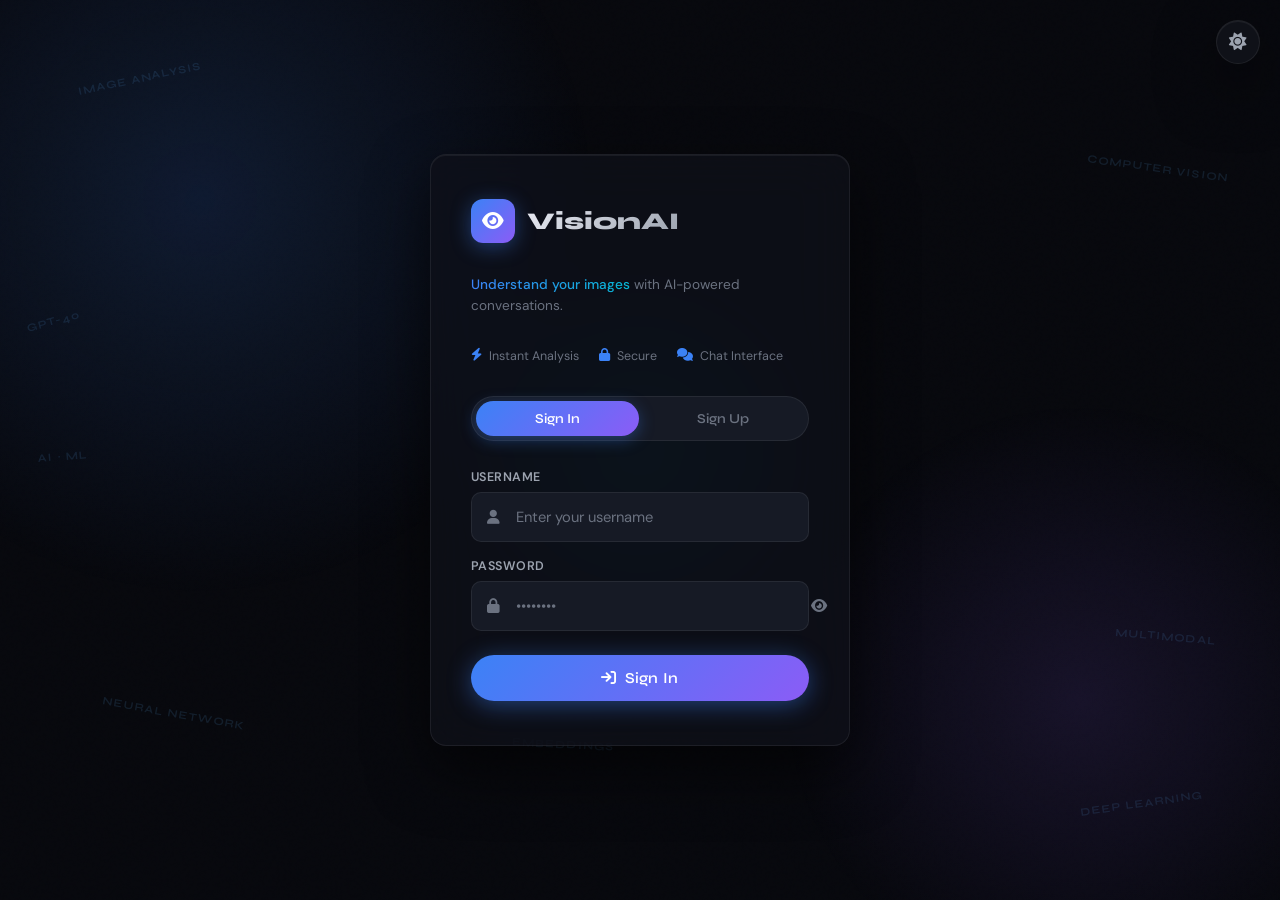
<file: index.html>
<!DOCTYPE html>
<html lang="en">
<head>
  <meta charset="UTF-8" />
  <meta name="viewport" content="width=device-width, initial-scale=1.0" />
  <title>VisionAI — Sign In</title>
  <link rel="stylesheet" href="styles.css" />
  <link rel="stylesheet" href="https://cdnjs.cloudflare.com/ajax/libs/font-awesome/6.5.0/css/all.min.css" />
  <style>
    /* extra login-specific styles */
    .features-strip { display: flex; gap: 20px; margin-bottom: 32px; flex-wrap: wrap; }
    .feature-item { display: flex; align-items: center; gap: 7px; font-size: .78rem; color: var(--text-muted); }
    .feature-item i { color: var(--accent); font-size: .8rem; }
    .password-toggle { position: absolute; right: 14px; top: 50%; transform: translateY(-50%); color: var(--text-muted); cursor: pointer; font-size: .85rem; transition: color .2s; }
    .password-toggle:hover { color: var(--text); }
    .field.has-toggle { padding-right: 44px; }
    .form-panel { display: none; }
    .form-panel.active { display: block; }
    .strength-bar { margin-top: 6px; height: 3px; background: var(--surface2); border-radius: 99px; overflow: hidden; }
    .strength-fill { height: 100%; width: 0%; border-radius: 99px; transition: width .4s, background .4s; }
    .strength-label { font-size: .7rem; color: var(--text-muted); margin-top: 4px; }
    .float-tag:nth-child(1)  { top:8%;  left:6%;  transform: rotate(-12deg); }
    .float-tag:nth-child(2)  { top:18%; right:4%; transform: rotate(8deg); }
    .float-tag:nth-child(3)  { top:50%; left:3%;  transform: rotate(-5deg); }
    .float-tag:nth-child(4)  { bottom:20%; left:8%; transform: rotate(10deg); }
    .float-tag:nth-child(5)  { bottom:10%; right:6%; transform: rotate(-8deg); }
    .float-tag:nth-child(6)  { top:70%; right:5%; transform: rotate(5deg); }
    .float-tag:nth-child(7)  { top:35%; left:2%; transform: rotate(-15deg); }
    .float-tag:nth-child(8)  { top:82%; left:40%; transform: rotate(3deg); }
  </style>
</head>
<body>
<div class="mesh-bg"><div class="mesh-orb3"></div></div>
<div class="grain"></div>
<div class="login-floating-tags">
  <span class="float-tag">IMAGE ANALYSIS</span>
  <span class="float-tag">COMPUTER VISION</span>
  <span class="float-tag">AI · ML</span>
  <span class="float-tag">NEURAL NETWORK</span>
  <span class="float-tag">DEEP LEARNING</span>
  <span class="float-tag">MULTIMODAL</span>
  <span class="float-tag">GPT-4o</span>
  <span class="float-tag">EMBEDDINGS</span>
</div>
<button class="theme-toggle" aria-label="Toggle theme"><i class="fa-solid fa-sun"></i></button>
<main class="login-page">
  <div class="glass login-card page-enter">
    <div class="logo-lockup fade-in" data-delay="1">
      <div class="logo-mark"><i class="fa-solid fa-eye"></i></div>
      <h1>VisionAI</h1>
    </div>
    <p class="tagline fade-in" data-delay="2">
      <span>Understand your images</span> with AI-powered conversations.
    </p>
    <div class="features-strip fade-in" data-delay="2">
      <div class="feature-item"><i class="fa-solid fa-bolt"></i>Instant Analysis</div>
      <div class="feature-item"><i class="fa-solid fa-lock"></i>Secure</div>
      <div class="feature-item"><i class="fa-solid fa-comments"></i>Chat Interface</div>
    </div>
    <div class="tabs fade-in" data-delay="3">
      <button class="tab-btn active" id="tab-login" onclick="switchTab('login')">Sign In</button>
      <button class="tab-btn" id="tab-signup" onclick="switchTab('signup')">Sign Up</button>
    </div>
    <div class="form-panel active fade-in" id="panel-login" data-delay="4">
      <div class="form-group">
        <label class="form-label">Username</label>
        <div class="input-wrap"><i class="fa-solid fa-user"></i><input id="login-user" class="field" type="text" placeholder="Enter your username" /></div>
        <div class="form-error" id="err-login-user">Please enter your username.</div>
      </div>
      <div class="form-group">
        <label class="form-label">Password</label>
        <div class="input-wrap"><i class="fa-solid fa-lock"></i><input id="login-pass" class="field has-toggle" type="password" placeholder="••••••••" /><span class="password-toggle" onclick="togglePwd('login-pass',this)"><i class="fa-solid fa-eye"></i></span></div>
        <div class="form-error" id="err-login-pass">Please enter your password.</div>
        <div class="form-error" id="err-login-creds">Invalid username or password.</div>
      </div>
      <button class="btn btn-primary submit-btn" onclick="doLogin()" id="btn-login"><i class="fa-solid fa-arrow-right-to-bracket"></i> Sign In</button>
    </div>
    <div class="form-panel" id="panel-signup">
      <div class="form-group">
        <label class="form-label">Username</label>
        <div class="input-wrap"><i class="fa-solid fa-user"></i><input id="signup-user" class="field" type="text" placeholder="Choose a username" /></div>
        <div class="form-error" id="err-signup-user">Min 3 characters.</div>
      </div>
      <div class="form-group">
        <label class="form-label">Email</label>
        <div class="input-wrap"><i class="fa-solid fa-envelope"></i><input id="signup-email" class="field" type="email" placeholder="you@example.com" /></div>
        <div class="form-error" id="err-signup-email">Valid email required.</div>
      </div>
      <div class="form-group">
        <label class="form-label">Password</label>
        <div class="input-wrap"><i class="fa-solid fa-lock"></i><input id="signup-pass" class="field has-toggle" type="password" placeholder="••••••••" oninput="checkStrength(this.value)" /><span class="password-toggle" onclick="togglePwd('signup-pass',this)"><i class="fa-solid fa-eye"></i></span></div>
        <div class="strength-bar"><div class="strength-fill" id="strength-fill"></div></div>
        <div class="strength-label" id="strength-label">Enter a password</div>
      </div>
      <button class="btn btn-primary submit-btn" onclick="doSignup()" id="btn-signup"><i class="fa-solid fa-user-plus"></i> Create Account</button>
    </div>
  </div>
</main>
<script src="app.js"></script>
<script>
function switchTab(tab) {
  document.querySelectorAll('.tab-btn').forEach(b => b.classList.remove('active'));
  document.querySelectorAll('.form-panel').forEach(p => p.classList.remove('active'));
  document.getElementById('tab-' + tab).classList.add('active');
  const panel = document.getElementById('panel-' + tab);
  panel.classList.add('active');
  panel.style.animation = 'pageIn .35s var(--ease-out) both';
}
function togglePwd(id, el) {
  const input = document.getElementById(id);
  const icon  = el.querySelector('i');
  input.type = input.type === 'password' ? 'text' : 'password';
  icon.className = input.type === 'password' ? 'fa-solid fa-eye' : 'fa-solid fa-eye-slash';
}
function checkStrength(val) {
  const fill = document.getElementById('strength-fill');
  const label = document.getElementById('strength-label');
  let score = Math.min(val.length / 2, 4); 
  const levels = [{pct:'0%', col:'transparent', txt:'Enter a password'}, {pct:'25%', col:'#ef4444', txt:'Weak'}, {pct:'50%', col:'#f59e0b', txt:'Fair'}, {pct:'75%', col:'#3b82f6', txt:'Good'}, {pct:'100%', col:'#22c55e', txt:'Strong 💪'}];
  const lvl = levels[Math.floor(score)];
  fill.style.width = lvl.pct; fill.style.background = lvl.col; label.textContent = lvl.txt;
}
function doLogin() {
  const user = document.getElementById('login-user').value.trim();
  const pass = document.getElementById('login-pass').value;
  if (!user || !pass) return;
  Auth.setUser({ username: user || 'Demo', email: 'demo@visionai.app' });
  navigateTo('upload.html');
}
function doSignup() {
  const user = document.getElementById('signup-user').value.trim();
  if (user.length < 3) return;
  Auth.setUser({ username: user, email: 'user@visionai.app' });
  navigateTo('upload.html');
}
</script>
</body>
</html>
</file>
<file: styles.css>
/* ============================================================
   VisionAI — Global Design System
   ============================================================ */

@import url('https://fonts.googleapis.com/css2?family=Syne:wght@400;600;700;800&family=DM+Sans:ital,opsz,wght@0,9..40,300;0,9..40,400;0,9..40,500;1,9..40,300&display=swap');

/* ── Tokens ──────────────────────────────────────────────── */
:root {
  --bg:          #07080d;
  --surface:     #0f1118;
  --surface2:    #161a25;
  --border:      rgba(255,255,255,.07);
  --border-glow: rgba(99,179,255,.25);

  --accent:      #3b82f6;
  --accent2:     #06b6d4;
  --accent3:     #8b5cf6;
  --glow:        rgba(59,130,246,.35);

  --text:        #e8eaf2;
  --text-muted:  #6b7280;
  --text-dim:    #9ca3af;

  --radius:      16px;
  --radius-sm:   10px;
  --radius-pill: 999px;

  --font-head: 'Syne', sans-serif;
  --font-body: 'DM Sans', sans-serif;

  --ease-spring: cubic-bezier(.34,1.56,.64,1);
  --ease-out:    cubic-bezier(.22,1,.36,1);

  --shadow-card: 0 24px 60px rgba(0,0,0,.6), 0 1px 0 rgba(255,255,255,.06) inset;
  --shadow-btn:  0 0 0 1px rgba(255,255,255,.08), 0 4px 20px rgba(0,0,0,.4);
  --shadow-glow: 0 0 40px var(--glow);
}

/* light mode override */
body.light {
  --bg:        #f0f4ff;
  --surface:   #ffffff;
  --surface2:  #e8edf8;
  --border:    rgba(0,0,0,.08);
  --border-glow: rgba(59,130,246,.3);
  --text:      #0f172a;
  --text-muted:#64748b;
  --text-dim:  #475569;
  --shadow-card: 0 24px 60px rgba(0,0,0,.12), 0 1px 0 rgba(255,255,255,.9) inset;
  --shadow-btn:  0 0 0 1px rgba(0,0,0,.08), 0 4px 20px rgba(0,0,0,.1);
}

/* ── Reset ───────────────────────────────────────────────── */
*, *::before, *::after { box-sizing: border-box; margin: 0; padding: 0; }
html { font-size: 16px; scroll-behavior: smooth; }
body {
  font-family: var(--font-body);
  background: var(--bg);
  color: var(--text);
  min-height: 100vh;
  overflow-x: hidden;
  transition: background .4s, color .4s;
}
a { color: inherit; text-decoration: none; }
button { cursor: pointer; font-family: inherit; border: none; background: none; }
input, textarea { font-family: inherit; }

/* ── Animated Mesh Background ────────────────────────────── */
.mesh-bg {
  position: fixed; inset: 0; z-index: 0; pointer-events: none; overflow: hidden;
}
.mesh-bg::before {
  content: '';
  position: absolute;
  width: 800px; height: 800px;
  border-radius: 50%;
  background: radial-gradient(circle, rgba(59,130,246,.15) 0%, transparent 70%);
  top: -200px; left: -200px;
  animation: orb1 12s ease-in-out infinite alternate;
}
.mesh-bg::after {
  content: '';
  position: absolute;
  width: 600px; height: 600px;
  border-radius: 50%;
  background: radial-gradient(circle, rgba(139,92,246,.12) 0%, transparent 70%);
  bottom: -100px; right: -100px;
  animation: orb2 15s ease-in-out infinite alternate;
}
.mesh-orb3 {
  position: absolute;
  width: 400px; height: 400px;
  border-radius: 50%;
  background: radial-gradient(circle, rgba(6,182,212,.1) 0%, transparent 70%);
  top: 50%; left: 50%; transform: translate(-50%,-50%);
  animation: orb3 18s ease-in-out infinite alternate;
}
@keyframes orb1 {
  0%  { transform: translate(0,0) scale(1); }
  100%{ transform: translate(120px,80px) scale(1.2); }
}
@keyframes orb2 {
  0%  { transform: translate(0,0) scale(1); }
  100%{ transform: translate(-80px,-60px) scale(1.15); }
}
@keyframes orb3 {
  0%  { transform: translate(-50%,-50%) scale(1); opacity:.6; }
  100%{ transform: translate(-40%,-60%) scale(1.3); opacity:1; }
}

/* ── Noise grain overlay ─────────────────────────────────── */
.grain {
  position: fixed; inset: 0; z-index: 1; pointer-events: none;
  background-image: url("data:image/svg+xml,%3Csvg viewBox='0 0 256 256' xmlns='http://www.w3.org/2000/svg'%3E%3Cfilter id='noise'%3E%3CfeTurbulence type='fractalNoise' baseFrequency='0.9' numOctaves='4' stitchTiles='stitch'/%3E%3C/filter%3E%3Crect width='100%25' height='100%25' filter='url(%23noise)'/%3E%3C/svg%3E");
  opacity: .025;
  mix-blend-mode: overlay;
}

/* ── Glass Card ──────────────────────────────────────────── */
.glass {
  background: rgba(15,17,24,.75);
  backdrop-filter: blur(24px) saturate(160%);
  -webkit-backdrop-filter: blur(24px) saturate(160%);
  border: 1px solid var(--border);
  border-radius: var(--radius);
  box-shadow: var(--shadow-card);
}
body.light .glass {
  background: rgba(255,255,255,.85);
}

/* ── Buttons ─────────────────────────────────────────────── */
.btn {
  display: inline-flex; align-items: center; justify-content: center; gap: 8px;
  padding: 12px 28px;
  border-radius: var(--radius-pill);
  font-family: var(--font-head);
  font-size: .9rem; font-weight: 600; letter-spacing: .02em;
  transition: transform .2s var(--ease-spring), box-shadow .2s, opacity .2s;
  position: relative; overflow: hidden;
}
.btn::after {
  content: '';
  position: absolute; inset: 0;
  background: rgba(255,255,255,0);
  transition: background .2s;
}
.btn:hover::after  { background: rgba(255,255,255,.06); }
.btn:active { transform: scale(.96) !important; }

.btn-primary {
  background: linear-gradient(135deg, var(--accent), var(--accent3));
  color: #fff;
  box-shadow: 0 4px 24px rgba(59,130,246,.45);
}
.btn-primary:hover { transform: translateY(-2px); box-shadow: 0 8px 32px rgba(59,130,246,.55); }

.btn-ghost {
  background: var(--surface2);
  color: var(--text);
  box-shadow: var(--shadow-btn);
  border: 1px solid var(--border);
}
.btn-ghost:hover { transform: translateY(-1px); border-color: var(--border-glow); }

.btn-icon {
  width: 40px; height: 40px; padding: 0;
  border-radius: 50%;
  background: var(--surface2);
  border: 1px solid var(--border);
  color: var(--text-dim);
  transition: all .2s;
}
.btn-icon:hover { color: var(--text); border-color: var(--border-glow); transform: scale(1.08); }

/* ── Inputs ──────────────────────────────────────────────── */
.input-wrap { position: relative; }
.input-wrap i {
  position: absolute; left: 16px; top: 50%; transform: translateY(-50%);
  color: var(--text-muted); font-size: .9rem; pointer-events: none;
  transition: color .2s;
}
.field {
  width: 100%;
  padding: 14px 16px 14px 44px;
  background: var(--surface2);
  border: 1px solid var(--border);
  border-radius: var(--radius-sm);
  color: var(--text);
  font-size: .92rem;
  transition: border-color .2s, box-shadow .2s, background .2s;
  outline: none;
}
.field::placeholder { color: var(--text-muted); }
.field:focus {
  border-color: var(--accent);
  box-shadow: 0 0 0 3px rgba(59,130,246,.15);
  background: var(--surface);
}
.field:focus + i, .input-wrap:focus-within i { color: var(--accent); }
/* icon inside input-wrap comes before field in DOM; use ~ trick */
.input-wrap:focus-within i { color: var(--accent); }

/* ── Tab Switcher ────────────────────────────────────────── */
.tabs {
  display: flex;
  background: var(--surface2);
  border-radius: var(--radius-pill);
  padding: 4px;
  gap: 2px;
  border: 1px solid var(--border);
  margin-bottom: 28px;
}
.tab-btn {
  flex: 1; padding: 9px 20px;
  border-radius: var(--radius-pill);
  font-family: var(--font-head); font-weight: 600; font-size: .85rem;
  color: var(--text-muted);
  transition: all .25s var(--ease-out);
}
.tab-btn.active {
  background: linear-gradient(135deg, var(--accent), var(--accent3));
  color: #fff;
  box-shadow: 0 4px 16px rgba(59,130,246,.35);
}

/* ── Page enter animation ────────────────────────────────── */
.page-enter {
  animation: pageIn .5s var(--ease-out) both;
}
@keyframes pageIn {
  from { opacity:0; transform: translateY(16px); }
  to   { opacity:1; transform: translateY(0); }
}
.fade-in { animation: fadeIn .6s var(--ease-out) both; }
@keyframes fadeIn { from{opacity:0;} to{opacity:1;} }

/* stagger children */
[data-delay="1"] { animation-delay: .05s; }
[data-delay="2"] { animation-delay: .1s; }
[data-delay="3"] { animation-delay: .18s; }
[data-delay="4"] { animation-delay: .26s; }
[data-delay="5"] { animation-delay: .34s; }

/* ── Toast ───────────────────────────────────────────────── */
#toast-container {
  position: fixed; bottom: 28px; right: 28px;
  z-index: 9999;
  display: flex; flex-direction: column; gap: 10px;
  pointer-events: none;
}
.toast {
  display: flex; align-items: center; gap: 12px;
  padding: 14px 20px;
  background: var(--surface2);
  border: 1px solid var(--border);
  border-radius: var(--radius-sm);
  box-shadow: var(--shadow-card);
  font-size: .88rem; font-weight: 500;
  animation: toastIn .35s var(--ease-spring) both;
  min-width: 240px;
  pointer-events: auto;
}
.toast.removing { animation: toastOut .3s var(--ease-out) forwards; }
.toast i { font-size: 1rem; }
.toast.success i { color: #22c55e; }
.toast.error i   { color: #ef4444; }
.toast.info i    { color: var(--accent); }
@keyframes toastIn  { from{opacity:0; transform:translateX(40px);} to{opacity:1; transform:none;} }
@keyframes toastOut { from{opacity:1; transform:none;} to{opacity:0; transform:translateX(40px);} }

/* ── Dark mode toggle ────────────────────────────────────── */
.theme-toggle {
  position: fixed; top: 20px; right: 20px; z-index: 100;
  width: 44px; height: 44px;
  border-radius: 50%;
  background: var(--surface);
  border: 1px solid var(--border);
  color: var(--text-dim);
  font-size: 1.1rem;
  display: flex; align-items: center; justify-content: center;
  transition: all .25s;
  box-shadow: var(--shadow-card);
}
.theme-toggle:hover { color: var(--text); transform: rotate(15deg) scale(1.1); }

/* ── Spinner ─────────────────────────────────────────────── */
.spinner {
  width: 20px; height: 20px;
  border: 2px solid rgba(255,255,255,.2);
  border-top-color: #fff;
  border-radius: 50%;
  animation: spin .7s linear infinite;
  display: inline-block;
}
@keyframes spin { to { transform: rotate(360deg); } }

/* ── ============================================================
   LOGIN PAGE
   ============================================================ */
.login-page {
  min-height: 100vh;
  display: flex; align-items: center; justify-content: center;
  position: relative;
  padding: 24px;
}
.login-card {
  width: 100%; max-width: 420px;
  padding: 44px 40px;
  position: relative; z-index: 2;
}
.logo-lockup {
  display: flex; align-items: center; gap: 12px;
  margin-bottom: 32px;
}
.logo-mark {
  width: 44px; height: 44px; border-radius: 12px;
  background: linear-gradient(135deg, var(--accent), var(--accent3));
  display: flex; align-items: center; justify-content: center;
  font-size: 1.2rem; color: #fff;
  box-shadow: 0 4px 20px rgba(59,130,246,.4);
  flex-shrink: 0;
}
.logo-lockup h1 {
  font-family: var(--font-head);
  font-size: 1.5rem; font-weight: 800;
  background: linear-gradient(135deg, var(--text), var(--text-dim));
  -webkit-background-clip: text; -webkit-text-fill-color: transparent;
  background-clip: text;
}
.tagline {
  font-size: .85rem; color: var(--text-muted); line-height: 1.5;
  margin-bottom: 32px;
}
.tagline span {
  background: linear-gradient(90deg, var(--accent), var(--accent2));
  -webkit-background-clip: text; -webkit-text-fill-color: transparent;
  background-clip: text; font-weight: 500;
}
.form-group { margin-bottom: 16px; }
.form-label {
  display: block; font-size: .78rem; font-weight: 600;
  color: var(--text-dim); margin-bottom: 7px; letter-spacing: .04em; text-transform: uppercase;
}
.form-error {
  font-size: .75rem; color: #ef4444;
  margin-top: 5px; display: none;
}
.form-error.show { display: block; animation: fadeIn .2s; }
.submit-btn {
  width: 100%; margin-top: 8px;
  padding: 14px;
  font-size: .95rem;
}
.divider {
  display: flex; align-items: center; gap: 12px;
  color: var(--text-muted); font-size: .8rem; margin: 20px 0;
}
.divider::before, .divider::after {
  content: ''; flex: 1; height: 1px; background: var(--border);
}
.signup-link {
  text-align: center; font-size: .85rem; color: var(--text-muted);
}
.signup-link a {
  color: var(--accent); font-weight: 600;
  transition: opacity .2s;
}
.signup-link a:hover { opacity: .75; }

/* floating label chars */
.login-floating-tags {
  position: absolute; inset: 0; pointer-events: none; z-index: 0; overflow: hidden;
}
.float-tag {
  position: absolute;
  font-family: var(--font-head); font-size: .7rem; font-weight: 700;
  color: rgba(99,179,255,.12); letter-spacing: .1em;
  user-select: none;
}

/* ── ============================================================
   UPLOAD PAGE
   ============================================================ */
.upload-page {
  min-height: 100vh;
  display: flex; flex-direction: column;
  position: relative;
}
.app-header {
  position: sticky; top: 0; z-index: 50;
  display: flex; align-items: center; justify-content: space-between;
  padding: 16px 32px;
  background: rgba(7,8,13,.8);
  backdrop-filter: blur(20px);
  border-bottom: 1px solid var(--border);
}
body.light .app-header { background: rgba(240,244,255,.85); }

.header-logo {
  display: flex; align-items: center; gap: 10px;
  font-family: var(--font-head); font-weight: 800; font-size: 1.1rem;
}
.header-logo .logo-mark { width: 34px; height: 34px; font-size: 1rem; }

.header-right { display: flex; align-items: center; gap: 12px; }
.user-chip {
  display: flex; align-items: center; gap: 8px;
  padding: 6px 14px;
  background: var(--surface2);
  border: 1px solid var(--border);
  border-radius: var(--radius-pill);
  font-size: .82rem; font-weight: 500;
}
.user-avatar {
  width: 24px; height: 24px; border-radius: 50%;
  background: linear-gradient(135deg, var(--accent), var(--accent3));
  display: flex; align-items: center; justify-content: center;
  font-size: .65rem; color: #fff; font-weight: 700;
}

.upload-main {
  flex: 1; display: flex; flex-direction: column; align-items: center; justify-content: center;
  padding: 40px 24px;
  position: relative; z-index: 2;
}
.upload-headline {
  text-align: center; margin-bottom: 40px;
}
.upload-headline h2 {
  font-family: var(--font-head);
  font-size: clamp(1.8rem, 4vw, 2.6rem);
  font-weight: 800; line-height: 1.15; margin-bottom: 10px;
}
.gradient-text {
  background: linear-gradient(135deg, var(--accent), var(--accent2), var(--accent3));
  -webkit-background-clip: text; -webkit-text-fill-color: transparent;
  background-clip: text;
}
.upload-headline p { color: var(--text-muted); font-size: 1rem; }

.drop-zone {
  width: 100%; max-width: 560px;
  min-height: 280px;
  border-radius: 20px;
  border: 2px dashed var(--border);
  background: var(--surface);
  display: flex; flex-direction: column; align-items: center; justify-content: center;
  gap: 16px; padding: 40px;
  cursor: pointer;
  transition: border-color .25s, background .25s, transform .25s var(--ease-spring);
  position: relative; overflow: hidden;
}
.drop-zone::before {
  content: '';
  position: absolute; inset: 0;
  background: linear-gradient(135deg, rgba(59,130,246,.04), rgba(139,92,246,.04));
  opacity: 0; transition: opacity .25s;
}
.drop-zone:hover { border-color: var(--accent); transform: scale(1.01); }
.drop-zone:hover::before { opacity: 1; }
.drop-zone.drag-over {
  border-color: var(--accent);
  background: var(--surface2);
  transform: scale(1.02);
  box-shadow: 0 0 0 4px rgba(59,130,246,.15), var(--shadow-glow);
}
.drop-zone.drag-over::before { opacity: 1; }

.drop-icon {
  width: 72px; height: 72px; border-radius: 20px;
  background: linear-gradient(135deg, rgba(59,130,246,.15), rgba(139,92,246,.15));
  border: 1px solid rgba(59,130,246,.2);
  display: flex; align-items: center; justify-content: center;
  font-size: 1.8rem; color: var(--accent);
  transition: transform .3s var(--ease-spring);
}
.drop-zone:hover .drop-icon { transform: translateY(-4px) scale(1.05); }

.drop-text { text-align: center; }
.drop-text strong {
  display: block; font-family: var(--font-head);
  font-size: 1.05rem; font-weight: 700; margin-bottom: 4px;
}
.drop-text span { font-size: .84rem; color: var(--text-muted); }

.drop-formats {
  display: flex; gap: 8px; flex-wrap: wrap; justify-content: center;
}
.format-chip {
  padding: 4px 10px;
  background: var(--surface2); border: 1px solid var(--border);
  border-radius: var(--radius-pill);
  font-size: .72rem; font-weight: 600; color: var(--text-muted);
  letter-spacing: .04em;
}

/* preview */
.preview-section {
  width: 100%; max-width: 560px; margin-top: 24px;
  display: none;
}
.preview-section.visible { display: block; animation: pageIn .4s var(--ease-out) both; }
.preview-card {
  padding: 16px;
  display: flex; align-items: center; gap: 16px;
  border-radius: var(--radius);
}
.preview-thumb {
  width: 80px; height: 80px; border-radius: 12px;
  object-fit: cover; border: 1px solid var(--border);
  flex-shrink: 0;
}
.preview-meta { flex: 1; min-width: 0; }
.preview-name {
  font-weight: 600; font-size: .9rem; white-space: nowrap;
  overflow: hidden; text-overflow: ellipsis; margin-bottom: 4px;
}
.preview-size { font-size: .78rem; color: var(--text-muted); margin-bottom: 8px; }
.preview-bar-wrap {
  height: 4px; background: var(--surface2); border-radius: 99px; overflow: hidden;
}
.preview-bar {
  height: 100%;
  background: linear-gradient(90deg, var(--accent), var(--accent2));
  border-radius: 99px;
  width: 0%; transition: width 1.2s var(--ease-out);
}
.remove-preview {
  color: var(--text-muted); font-size: .85rem; flex-shrink: 0;
  transition: color .2s;
}
.remove-preview:hover { color: #ef4444; }

.analyze-btn {
  width: 100%; max-width: 560px; margin-top: 16px;
  padding: 16px; font-size: 1rem;
  display: none;
}
.analyze-btn.visible { display: flex; animation: pageIn .4s .1s var(--ease-out) both; }

/* upload progress */
.upload-progress {
  position: fixed; inset: 0; z-index: 200;
  background: rgba(7,8,13,.85);
  backdrop-filter: blur(8px);
  display: flex; align-items: center; justify-content: center;
  opacity: 0; pointer-events: none;
  transition: opacity .3s;
}
.upload-progress.show { opacity: 1; pointer-events: auto; }
.progress-card {
  width: 340px; padding: 40px 36px; text-align: center;
}
.progress-ring { margin: 0 auto 24px; }
.progress-ring svg { width: 80px; height: 80px; }
.progress-ring circle {
  fill: none; stroke-width: 6;
  stroke-linecap: round;
}
.ring-bg { stroke: var(--surface2); }
.ring-fill {
  stroke: url(#grad);
  stroke-dasharray: 220;
  stroke-dashoffset: 220;
  transition: stroke-dashoffset 1s var(--ease-out);
  transform: rotate(-90deg);
  transform-origin: center;
}
.progress-label {
  font-family: var(--font-head); font-size: 1.2rem; font-weight: 700; margin-bottom: 8px;
}
.progress-sub { font-size: .85rem; color: var(--text-muted); }

/* ── ============================================================
   CHAT PAGE
   ============================================================ */
.chat-page {
  height: 100vh; display: flex; flex-direction: column;
  position: relative;
}
.chat-layout {
  flex: 1; display: flex; overflow: hidden; position: relative; z-index: 2;
}

/* image panel */
.image-panel {
  width: 300px; flex-shrink: 0;
  padding: 20px;
  border-right: 1px solid var(--border);
  display: flex; flex-direction: column; gap: 16px;
  overflow-y: auto;
  background: var(--surface);
}
.panel-label {
  font-family: var(--font-head); font-size: .72rem; font-weight: 700;
  color: var(--text-muted); letter-spacing: .1em; text-transform: uppercase;
}
.uploaded-img {
  width: 100%; aspect-ratio: 1;
  object-fit: cover;
  border-radius: 16px;
  border: 1px solid var(--border);
}
.img-info { font-size: .82rem; color: var(--text-dim); }
.img-name { font-weight: 600; margin-bottom: 4px; }
.img-meta { color: var(--text-muted); font-size: .78rem; }
.new-upload-btn {
  width: 100%; padding: 11px;
  font-size: .85rem; border-radius: var(--radius-sm);
}

.image-panel-placeholder {
  flex: 1; display: flex; flex-direction: column;
  align-items: center; justify-content: center;
  gap: 12px; color: var(--text-muted); text-align: center;
  padding: 20px;
}
.image-panel-placeholder i { font-size: 2rem; opacity: .4; }
.image-panel-placeholder p { font-size: .84rem; line-height: 1.5; }

/* chat pane */
.chat-pane {
  flex: 1; display: flex; flex-direction: column; min-width: 0;
}
.chat-header {
  padding: 16px 24px;
  border-bottom: 1px solid var(--border);
  display: flex; align-items: center; justify-content: space-between;
  background: var(--surface);
}
.chat-title {
  font-family: var(--font-head); font-weight: 700; font-size: 1rem;
}
.chat-subtitle { font-size: .78rem; color: var(--text-muted); }
.model-badge {
  display: inline-flex; align-items: center; gap: 6px;
  padding: 5px 12px;
  background: rgba(59,130,246,.1);
  border: 1px solid rgba(59,130,246,.2);
  border-radius: var(--radius-pill);
  font-size: .75rem; font-weight: 600; color: var(--accent);
}
.model-badge::before {
  content: '';
  width: 6px; height: 6px; border-radius: 50%;
  background: var(--accent);
  animation: pulse 2s ease-in-out infinite;
}
@keyframes pulse { 0%,100%{opacity:1;} 50%{opacity:.4;} }

.messages-area {
  flex: 1; overflow-y: auto;
  padding: 24px;
  display: flex; flex-direction: column; gap: 20px;
  scroll-behavior: smooth;
}
.messages-area::-webkit-scrollbar { width: 4px; }
.messages-area::-webkit-scrollbar-track { background: transparent; }
.messages-area::-webkit-scrollbar-thumb { background: var(--border); border-radius: 99px; }

.message {
  display: flex; gap: 12px; max-width: 80%;
  animation: msgIn .35s var(--ease-spring) both;
}
@keyframes msgIn { from{opacity:0; transform:translateY(8px);} to{opacity:1; transform:none;} }
.message.user { align-self: flex-end; flex-direction: row-reverse; }

.msg-avatar {
  width: 32px; height: 32px; border-radius: 50%; flex-shrink: 0;
  display: flex; align-items: center; justify-content: center;
  font-size: .75rem; font-weight: 700; margin-top: 2px;
}
.msg-avatar.bot-av {
  background: linear-gradient(135deg, var(--accent), var(--accent3));
  color: #fff;
}
.msg-avatar.user-av {
  background: var(--surface2);
  border: 1px solid var(--border);
  color: var(--text-dim);
}

.msg-bubble {
  padding: 14px 18px;
  border-radius: 18px;
  font-size: .9rem; line-height: 1.6;
}
.message.bot .msg-bubble {
  background: var(--surface);
  border: 1px solid var(--border);
  border-top-left-radius: 4px;
}
.message.user .msg-bubble {
  background: linear-gradient(135deg, var(--accent), var(--accent3));
  color: #fff;
  border-top-right-radius: 4px;
}

.msg-time {
  font-size: .68rem; color: var(--text-muted);
  margin-top: 6px; padding: 0 4px;
}

/* typing indicator */
.typing-indicator { align-items: flex-end; }
.typing-dots {
  display: flex; gap: 4px; padding: 16px 18px;
  background: var(--surface); border: 1px solid var(--border);
  border-radius: 18px; border-top-left-radius: 4px;
}
.typing-dots span {
  width: 7px; height: 7px; border-radius: 50%;
  background: var(--text-muted);
  animation: typeDot 1.2s ease-in-out infinite;
}
.typing-dots span:nth-child(2) { animation-delay: .2s; }
.typing-dots span:nth-child(3) { animation-delay: .4s; }
@keyframes typeDot { 0%,60%,100%{transform:translateY(0);opacity:.4;} 30%{transform:translateY(-6px);opacity:1;} }

/* chat input */
.chat-input-area {
  padding: 16px 24px;
  border-top: 1px solid var(--border);
  background: var(--surface);
}
.chat-input-wrap {
  display: flex; align-items: flex-end; gap: 10px;
  background: var(--surface2);
  border: 1px solid var(--border);
  border-radius: 16px;
  padding: 10px 10px 10px 18px;
  transition: border-color .2s, box-shadow .2s;
}
.chat-input-wrap:focus-within {
  border-color: var(--accent);
  box-shadow: 0 0 0 3px rgba(59,130,246,.12);
}
.chat-textarea {
  flex: 1; background: none; border: none; outline: none;
  color: var(--text); font-size: .9rem; line-height: 1.5;
  resize: none; max-height: 140px; min-height: 22px;
  font-family: var(--font-body);
  scrollbar-width: thin;
}
.chat-textarea::placeholder { color: var(--text-muted); }
.send-btn {
  width: 38px; height: 38px; border-radius: 10px; flex-shrink: 0;
  background: linear-gradient(135deg, var(--accent), var(--accent3));
  display: flex; align-items: center; justify-content: center;
  color: #fff; font-size: .9rem;
  transition: transform .2s var(--ease-spring), box-shadow .2s, opacity .2s;
  box-shadow: 0 4px 12px rgba(59,130,246,.4);
}
.send-btn:hover { transform: scale(1.08); }
.send-btn:disabled { opacity: .4; pointer-events: none; }

.chat-hints {
  display: flex; flex-wrap: wrap; gap: 6px; margin-top: 10px;
}
.hint-chip {
  padding: 5px 12px;
  background: var(--surface2); border: 1px solid var(--border);
  border-radius: var(--radius-pill);
  font-size: .75rem; color: var(--text-dim);
  cursor: pointer; transition: all .2s;
}
.hint-chip:hover {
  border-color: var(--accent); color: var(--accent);
  background: rgba(59,130,246,.06);
}

/* welcome state */
.chat-welcome {
  flex: 1; display: flex; flex-direction: column;
  align-items: center; justify-content: center; text-align: center;
  padding: 40px; gap: 16px;
}
.welcome-icon {
  width: 64px; height: 64px; border-radius: 18px;
  background: linear-gradient(135deg, rgba(59,130,246,.15), rgba(139,92,246,.15));
  border: 1px solid rgba(59,130,246,.2);
  display: flex; align-items: center; justify-content: center;
  font-size: 1.6rem; color: var(--accent);
  animation: float 4s ease-in-out infinite;
}
@keyframes float { 0%,100%{transform:translateY(0);} 50%{transform:translateY(-8px);} }
.welcome-title {
  font-family: var(--font-head); font-size: 1.3rem; font-weight: 700;
}
.welcome-sub { font-size: .88rem; color: var(--text-muted); max-width: 300px; line-height: 1.6; }

/* ── Responsive ──────────────────────────────────────────── */
@media (max-width: 768px) {
  .login-card { padding: 32px 24px; }
  .app-header { padding: 12px 20px; }
  .image-panel { display: none; }
  .upload-main { padding: 24px 16px; }
  .messages-area { padding: 16px; }
  .chat-input-area { padding: 12px 16px; }
  .message { max-width: 92%; }
  #toast-container { left: 16px; right: 16px; bottom: 16px; }
  .toast { min-width: unset; }
}
@media (max-width: 480px) {
  .tabs { padding: 3px; }
  .tab-btn { padding: 8px 12px; font-size: .8rem; }
}
</file>
